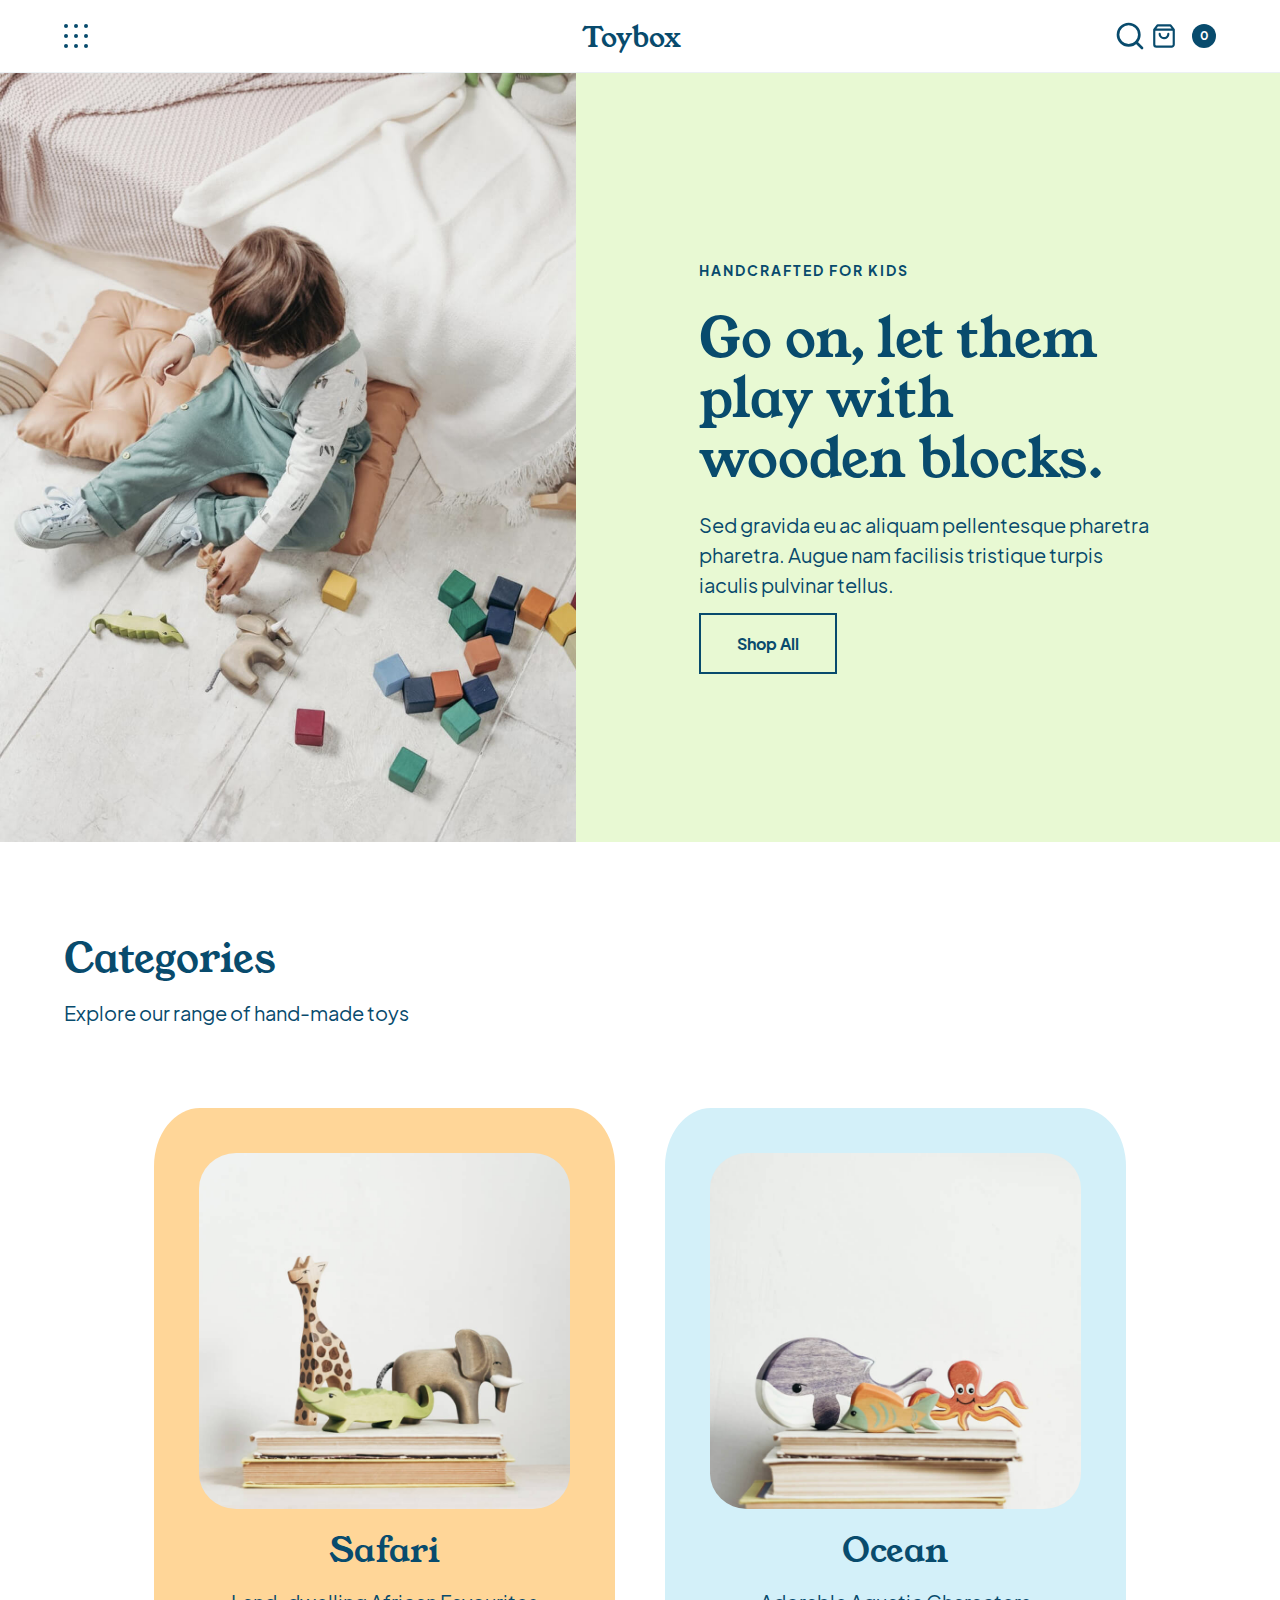
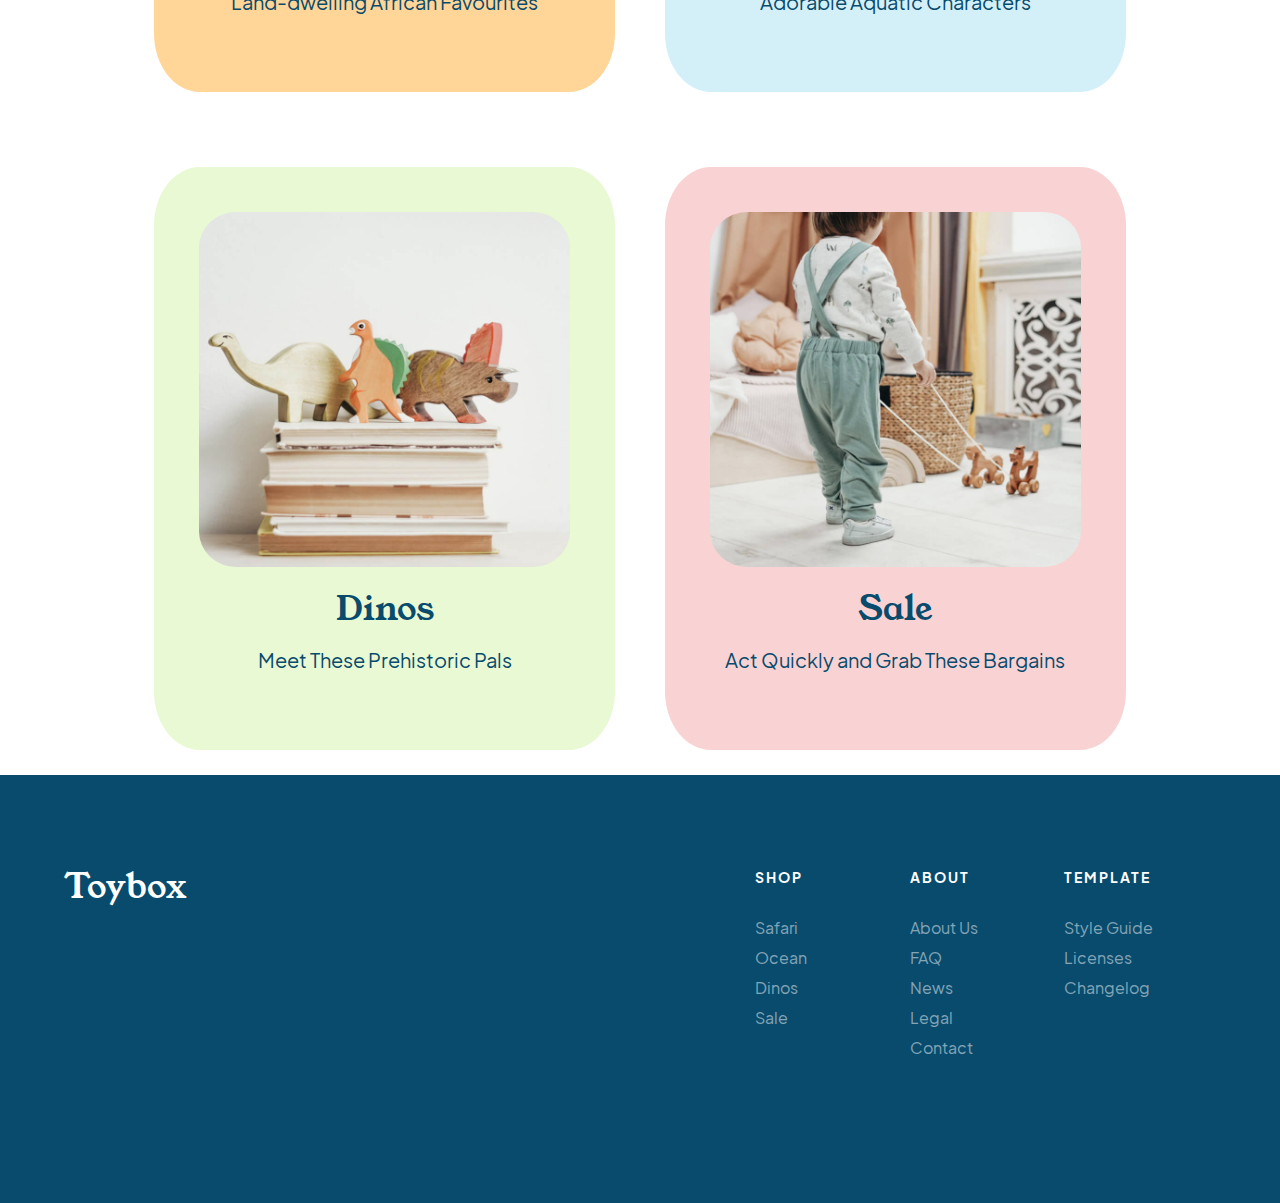
<file: index.html>
<!DOCTYPE html>
<html lang="en">
<head>
    <meta charset="UTF-8">
    <meta http-equiv="X-UA-Compatible" content="IE=edge">
    <meta name="viewport" content="width=device-width, initial-scale=1.0">
    <title>STARTER - Toybox Homepage</title>
    <link rel="stylesheet" href="./styles/styles.css">
</head>
<body>
    <a href="#mainContent" class="skip-link">Skip to main content.</a>

    <nav class="navBar">
        <div class="wrapper">

          <button class="menuIcon">
              <img src="./assets/menu-button.svg" alt="open slide-out navigation" class="menuIcon">
          </button>

          <a href="#" class="logo">
            <h1>Toybox</h1>
          </a>

          <div class="searchCart">
            <button class="menuIcon">
              <img src="./assets/search.svg" alt="search icon" class="searchIcon">
            </button>
            
            <a href="#" class="bag">
              <img src="./assets/shop-bag.svg" alt="shopping bag icon" class="bagIcon">
            </a>

            <div class="counter">
              <p class="smallCopy">0</p>
            </div> <!-- .counter END -->
          </div> <!-- .searchCart END -->

        </div> <!-- .wrapper END -->
      </nav> <!-- .navBar END -->
      <header>
        <div class="headerImgContainer wrapper">
            <img src="./assets/header-image.jpg" alt="A child in overalls playing with colourful wooden blocks on the floor">
        </div>

        <div class="headerContent wrapper">
            <div class="contentContainer">
                <h5>Handcrafted for kids</h5>
                <h3>Go on, let them play with wooden blocks.</h3>
                <p>Sed gravida eu ac aliquam pellentesque pharetra pharetra. Augue nam facilisis tristique turpis iaculis pulvinar tellus.</p>
                <a href="./shop.html" class="button">Shop All</a>
            </div>
        </div>
        
    </header>

    <main id ="#mainContent">
        <section class="categories" id="categories">
            <div class="wrapper">
                <h2>Categories</h2>
                <p>Explore our range of hand-made toys</p>
                <ul class="categoryGallery">
                    <li class="items itemOne">
                        <a href="">
                            <img src="./assets/safari-trio.jpg" alt="Hand-carved safari animal toys">
                            <h4>Safari</h4>
                            <p>Land-dwelling African Favourites</p>
                        </a>
                    </li>
                    <li class="items itemTwo">
                        <a href="">
                            <img src="./assets/ocean-trio.jpg" alt="A collection of ocean-themed animal toys">
                            <h4>Ocean</h4>
                            <p>Adorable Aquatic Characters</p>
                        </a>
                    </li>
                    <li class="items itemThree">
                        <a href="">
                            <img src="./assets/dino-trio.jpg" alt="Hand-carved dinosaur toys for kids">
                            <h4>Dinos</h4>
                            <p>Meet These Prehistoric Pals</p>
                        </a>
                    </li>
                    <li class="items itemFour">
                        <a href="">
                            <img src="./assets/sale.jpg" alt="A toddler pulling two wooden animals on wheels">
                            <h4>Sale</h4>
                            <p>Act Quickly and Grab These Bargains</p>
                        </a>
                    </li>
                </ul> <!-- .categoryGallery END-->
            </div> <!-- .wrapper END-->
        </section> <!-- .categories END-->
    </main>

    <footer id="footer">
        <div class="wrapper">
          <div class="footerFlexContainer">
            <a href="#" class="logo">
              <h4>Toybox</h4>
            </a>
            <div class="footerNav">
              <nav>
                <ul class="footerShop">
                  <!--discuss with designer whether nav menu headings should be links-->
                  <li> <h5>Shop</h5></li>
                  <li><a href="">Safari</a></li>
                  <li><a href="">Ocean</a></li>
                  <li><a href="">Dinos</a></li>
                  <li><a href="">Sale</a></li>
                </ul>
                <ul class="footerAbout">
                  <li><h5>About</h5></li>
                  <li><a href="">About Us</a></li>
                  <li><a href="">FAQ</a></li>
                  <li><a href="">News</a></li>
                  <li><a href="">Legal</a></li>
                  <li><a href="">Contact</a></li>
                </ul>
                <ul class="footerTemp">
                  <li><h5>Template</h5></li>
                  <li><a href="">Style Guide</a></li>
                  <li><a href="">Licenses</a></li>
                  <li><a href="">Changelog</a></li>
                </ul>
              </nav>
            </div> <!-- .footerNav END -->
          </div> <!-- .footerFlexContainer END-->
        </div> <!-- .wrapper END-->
      </footer>
</body>
</html>
</file>
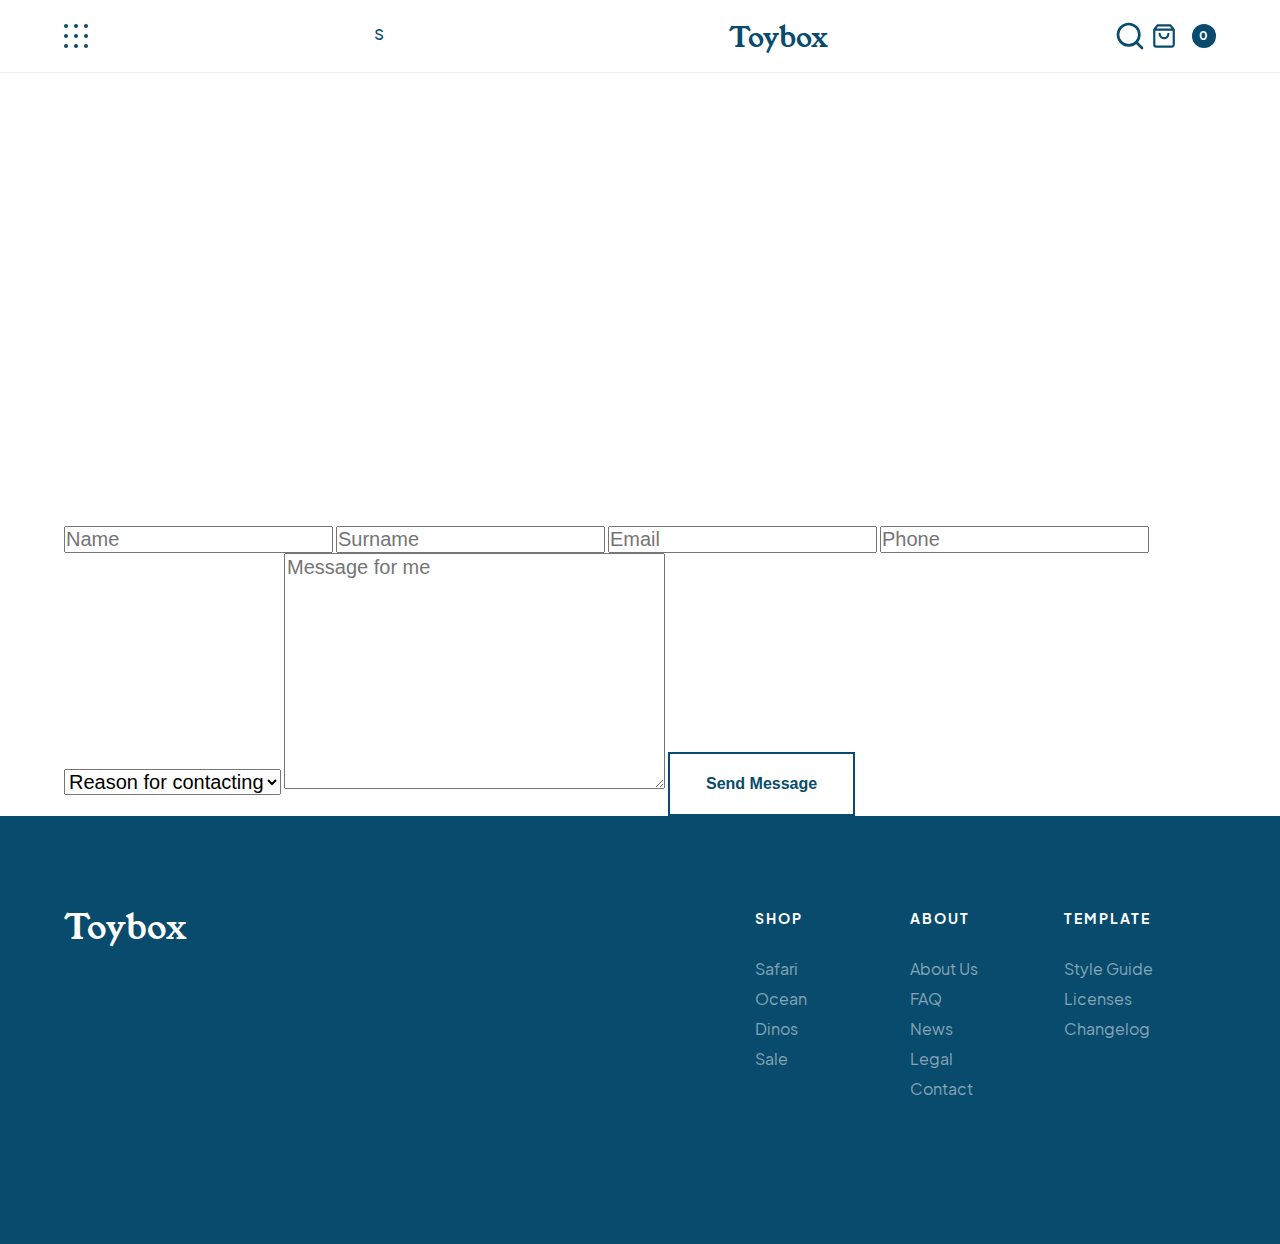
<file: contact.html>
<!DOCTYPE html>
<html lang="en">
<head>
    <meta charset="UTF-8">
    <meta http-equiv="X-UA-Compatible" content="IE=edge">
    <meta name="viewport" content="width=device-width, initial-scale=1.0">
    <title>Shop page - Toybox</title>
    <link rel="stylesheet" href="./styles/styles.css">
</head>
<body>
    <a href="#contactMainContent" class="skip-link">Skip to main content.</a>
    
    <nav class="navBar">
        <div class="wrapper">
    
            <button class="menuIcon">
                <img src="./assets/menu-button.svg" alt="open slide-out navigation" class="menuIcon">
            </button>
    s
            <a href="./index.html" class="logo">
                <h1>Toybox<span class="sr-only"> - Contact page</span></h1>
            </a>
    
            <div class="searchCart">
                <button class="menuIcon">
                    <img src="./assets/search.svg" alt="search icon" class="searchIcon">
                </button>
    
                <a href="#" class="bag">
                    <img src="./assets/shop-bag.svg" alt="shopping bag icon" class="bagIcon">
                </a>
    
                <div class="counter">
                    <p class="smallCopy">0</p>
                </div> 
            </div> 
    
        </div> 
    </nav> 

    <main id="contentMainContent" class="contentsMainContent">
        <section class="mapFrom">
            <div class="wrapper">
                <div class="mapContainer">
                <iframe src="https://www.google.com/maps/embed?pb=!1m18!1m12!1m3!1d27502.857639582686!2d-79.44288697537773!3d43.636846652478255!2m3!1f0!2f0!3f0!3m2!1i1024!2i768!4f13.1!3m3!1m2!1s0x882b34dc87fa67bd%3A0xe172d8fcbe1c5997!2sJuno%20College%20of%20Technology%20(formerly%20HackerYou)!5e0!3m2!1sen!2sca!4v1651181151648!5m2!1sen!2sca" width="600" height="450" style="border:0;" allowfullscreen="" loading="lazy" referrerpolicy="no-referrer-when-downgrade"></iframe></div>
                <div class="formContainer">
                    <form action="#" method="POST" class="contactForm" name="contactForm">
                        <label for="name" class="sr-only">Name</label>
                        <input type="text" id="name" placeholder="Name">
                   
                        <label for="surname" class="sr-only">Surname</label>
                        <input type="text" id="surname" placeholder="Surname">
                   
                        <label for="email" class="sr-only">Email</label>
                        <input type="email" id="email" placeholder="Email">
                   
                        <label for="phone" class="sr-only">Phone</label>
                        <input type="tel" id="phone" placeholder="Phone">
                   
                        <select name="reason" id="reason">
                            <option value="initial" disabled selected>Reason for contacting</option>
                            <option value="refund">Refund request</option>
                            <option value="status">Order status update</option>
                            <option value="praise">Praise!</option>
                            <option value="complaint">General concerns</option>
                        </select>
                   
                        <label for="message" class="sr-only">Message for me</label>
                        <textarea name="message" id="message" cols="30" rows="10" placeholder="Message for me"></textarea>
                   
                        <button>Send Message</button>
                    </form>
                </div>
            </div>
        </section>
        
    </main>
    

    <footer id="footer">
        <div class="wrapper">
            <div class="footerFlexContainer">
                <a href="./index.html" class="logo">
                    <h4>Toybox</h4>
                </a>
                <div class="footerNav">
                    <nav>
                        <ul class="footerShop">
                            <li>
                                <h5>Shop</h5>
                            </li>
                            <li>
                                <a href="">Safari</a>
                            </li>
                            <li>
                                <a href="">Ocean</a>
                            </li>
                            <li>
                                <a href="">Dinos</a>
                            </li>
                            <li>
                                <a href="">Sale</a>
                            </li>
                        </ul>
                        <ul class="footerAbout">
                            <li>
                                <h5>About</h5>
                            </li>
                            <li>
                                <a href="">About Us</a>
                            </li>
                            <li>
                                <a href="">FAQ</a>
                            </li>
                            <li>
                                <a href="">News</a>
                            </li>
                            <li>
                                <a href="">Legal</a>
                            </li>
                            <li>
                                <a href="">Contact</a>
                            </li>
                        </ul>
                        <ul class="footerTemp">
                            <li>
                                <h5>Template</h5>
                            </li>
                            <li>
                                <a href="">Style Guide</a>
                            </li>
                            <li>
                                <a href="">Licenses</a>
                            </li>
                            <li>
                                <a href="">Changelog</a>
                            </li>
                        </ul>
                    </nav>
                </div> 
            </div> 
        </div> 
    </footer>
</body>
</html>
</file>
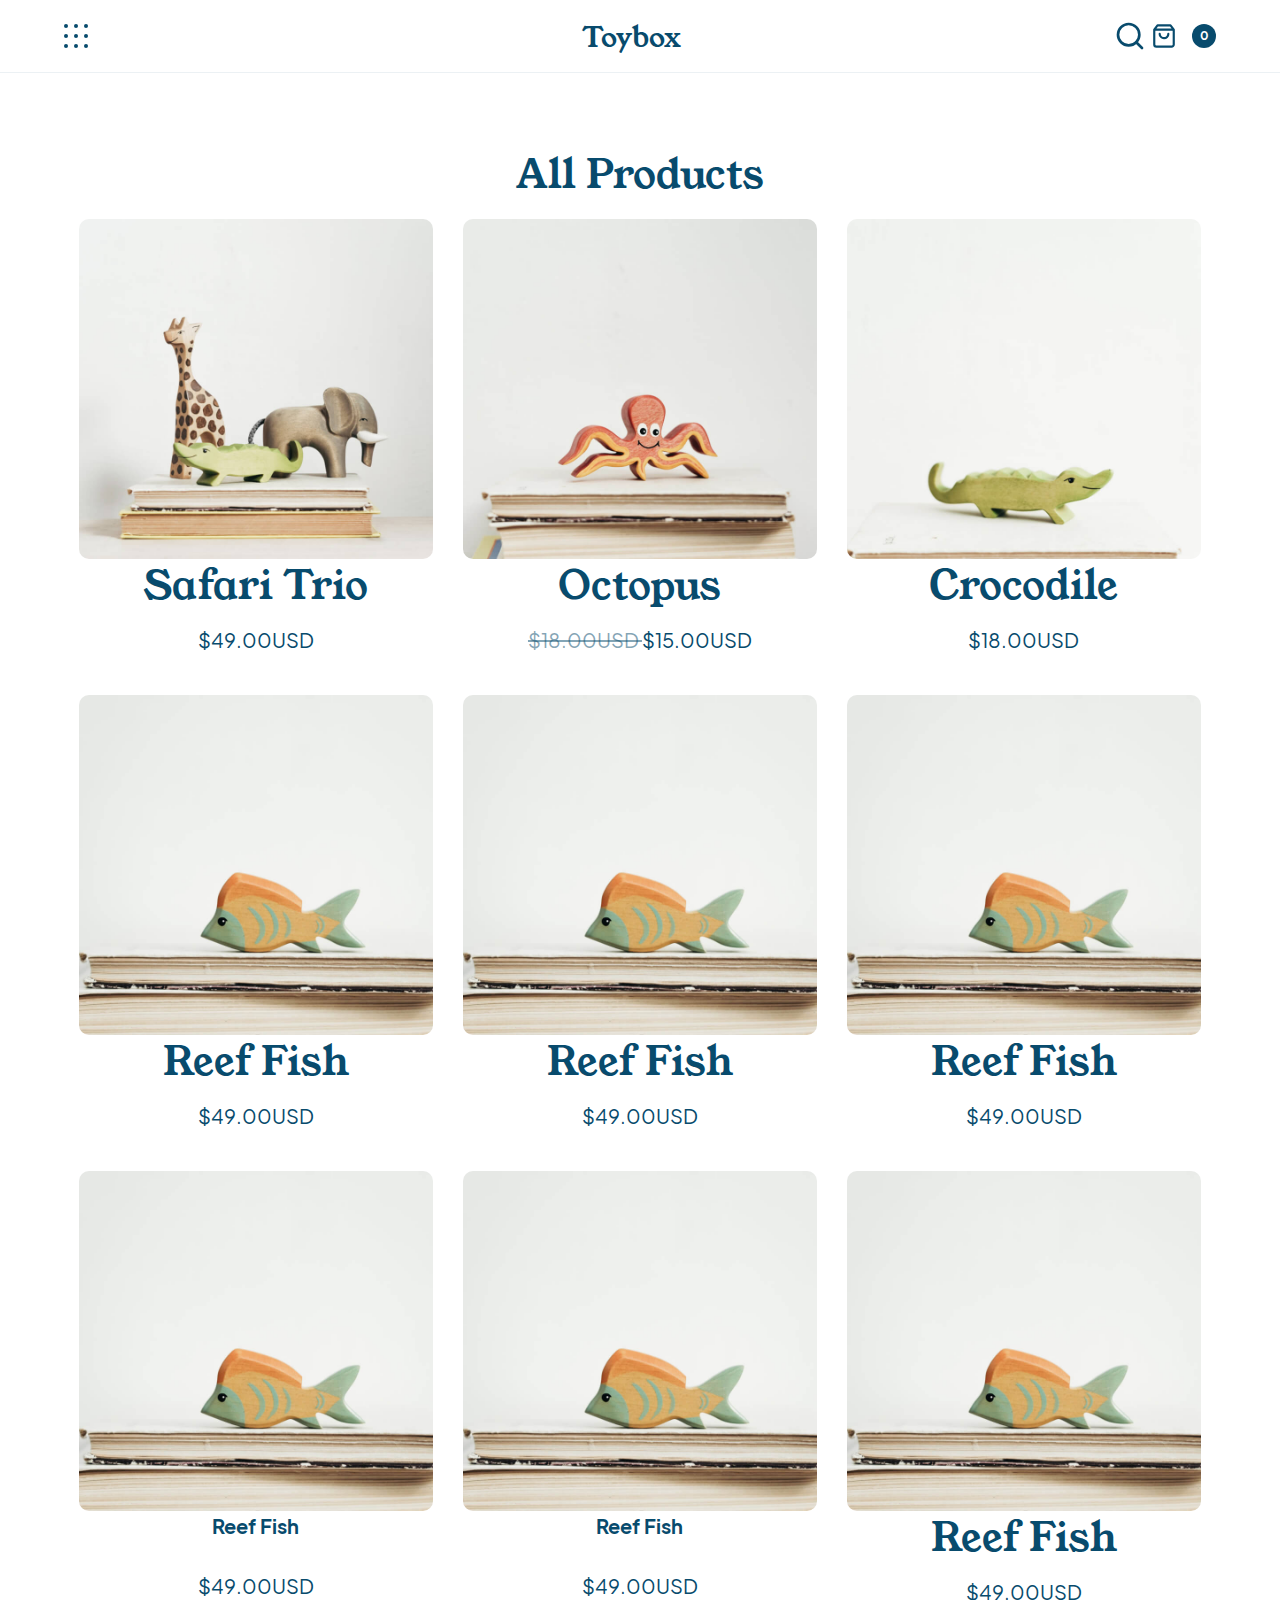
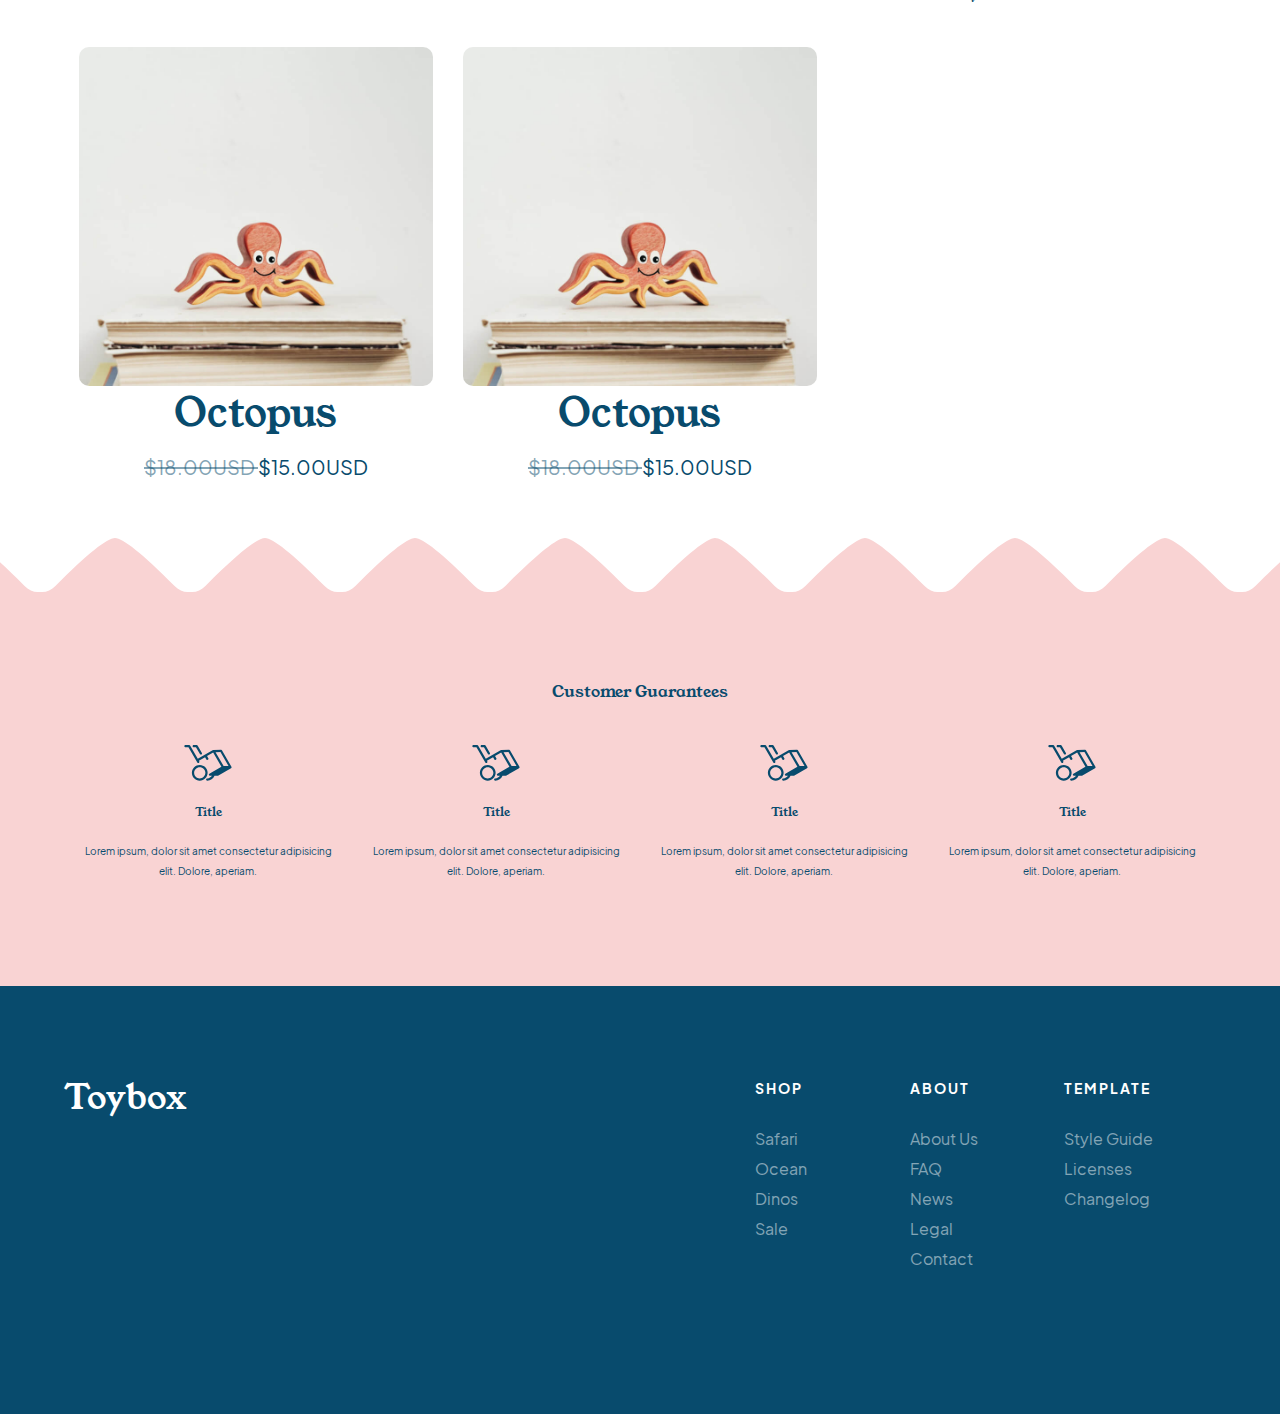
<file: shop.html>
<!DOCTYPE html>
<html lang="en">
<head>
    <meta charset="UTF-8">
    <meta http-equiv="X-UA-Compatible" content="IE=edge">
    <meta name="viewport" content="width=device-width, initial-scale=1.0">
    <title>Shop page - Toybox</title>
    <link rel="stylesheet" href="./styles/styles.css">
</head>
<body>
    <a href="#productsMainContent" class="skip-link">Skip to main content.</a>
    
    <nav class="navBar">
        <div class="wrapper">
    
            <button class="menuIcon">
                <img src="./assets/menu-button.svg" alt="open slide-out navigation" class="menuIcon">
            </button>
    
            <a href="./index.html" class="logo">
                <h1>Toybox<span class="sr-only"> - Shop page</span></h1>
            </a>
    
            <div class="searchCart">
                <button class="menuIcon">
                    <img src="./assets/search.svg" alt="search icon" class="searchIcon">
                </button>
    
                <a href="#" class="bag">
                    <img src="./assets/shop-bag.svg" alt="shopping bag icon" class="bagIcon">
                </a>
    
                <div class="counter">
                    <p class="smallCopy">0</p>
                </div> 
            </div> 
    
        </div> 
    </nav> 

    <main id="productsMainContent" class="productsMainContent">
        <section class="allProducts">
            <div class="wrapper">
                <h2>All Products</h2>
                <ul class="products">
                    <li>
                        <a href="">
                            <img src="./assets/safari-trio.jpg" alt="Hand-carved safari animal toys">
                            <!-- PLSFIXTHIS: popularProduct <p> should perhaps be updated to be an h3 -->
                            <h2 class="popularProduct">Safari Trio</h2>
                            <p class="price">$49.00USD</p>
                        </a>
                    </li>
                    <li>
                        <a href="">
                            <img src="./assets/octopus.jpg" alt="Wooden toy octopus">
                            <h2 class="popularProduct">Octopus</h2>
                            <p class="price discountedPrice">$18.00USD <span>$15.00USD</span></p>
                        </a>
                    </li>
                    <li>
                        <a href="">
                            <img src="./assets/crocodile.jpg" alt="Wooden toy crocodile">
                            <h2 class="popularProduct">Crocodile</h2>
                            <p class="price">$18.00USD</p>
                        </a>
                    </li>
                    <li>
                        <a href="">
                            <img src="./assets/reef-fish.jpg" alt="Hand-carved reef fish toy">
                            <h2 class="popularProduct">Reef Fish</h2>
                            <p class="price">$49.00USD</p>
                        </a>
                    </li>
                    <li>
                        <a href="">
                            <img src="./assets/reef-fish.jpg" alt="Hand-carved reef fish toy">
                            <h2 class="popularProduct">Reef Fish</h2>
                            <p class="price">$49.00USD</p>
                        </a>
                    </li>
                    <li>
                        <a href="">
                            <img src="./assets/reef-fish.jpg" alt="Hand-carved reef fish toy">
                            <h2 class="popularProduct">Reef Fish</h2>
                            <p class="price">$49.00USD</p>
                        </a>
                    </li>
                    <li>
                        <a href="">
                            <img src="./assets/reef-fish.jpg" alt="Hand-carved reef fish toy">
                            <p class="popularProduct">Reef Fish</p>
                            <p class="price">$49.00USD</p>
                        </a>
                    </li>
                    <li>
                        <a href="">
                            <img src="./assets/reef-fish.jpg" alt="Hand-carved reef fish toy">
                            <p class="popularProduct">Reef Fish</p>
                            <p class="price">$49.00USD</p>
                        </a>
                    </li>
                    <li>
                        <a href="">
                            <img src="./assets/reef-fish.jpg" alt="Hand-carved reef fish toy">
                            <h2 class="popularProduct">Reef Fish</h2>
                            <p class="price">$49.00USD</p>
                        </a>
                    </li>
                    <li>
                        <a href="">
                            <img src="./assets/octopus.jpg" alt="Wooden toy octopus">
                            <h2 class="popularProduct">Octopus</h2>
                            <p class="price discountedPrice">$18.00USD <span>$15.00USD</span></p>
                        </a>
                    </li>
                    <li>
                        <a href="">
                            <img src="./assets/octopus.jpg" alt="Wooden toy octopus">
                            <h2 class="popularProduct">Octopus</h2>
                            <p class="price discountedPrice">$18.00USD <span>$15.00USD</span></p>
                        </a>
                    </li>
                </ul>
            </div>
        </section>

        <section class="guarantees">
            <div class="wrapper">
                <h2>Customer Guarantees</h2>
                <ul>
                    <li>
                        <img src="./assets/dolly.svg" alt="">
                        <h3>Title</h3>
                        <p>Lorem ipsum, dolor sit amet consectetur adipisicing elit. Dolore, aperiam.</p>
                    </li>
                    <li>
                        <img src="./assets/dolly.svg" alt="">
                        <h3>Title</h3>
                        <p>Lorem ipsum, dolor sit amet consectetur adipisicing elit. Dolore, aperiam.</p>
                    </li>
                    <li>
                        <img src="./assets/dolly.svg" alt="">
                        <h3>Title</h3>
                        <p>Lorem ipsum, dolor sit amet consectetur adipisicing elit. Dolore, aperiam.</p>
                    </li>
                    <li>
                        <img src="./assets/dolly.svg" alt="">
                        <h3>Title</h3>
                        <p>Lorem ipsum, dolor sit amet consectetur adipisicing elit. Dolore, aperiam.</p>
                    </li>
                </ul>
            </div>
        </section>

    </main>
    

    <footer id="footer">
        <div class="wrapper">
            <div class="footerFlexContainer">
                <a href="./index.html" class="logo">
                    <h4>Toybox</h4>
                </a>
                <div class="footerNav">
                    <nav>
                        <ul class="footerShop">
                            <li>
                                <h5>Shop</h5>
                            </li>
                            <li>
                                <a href="">Safari</a>
                            </li>
                            <li>
                                <a href="">Ocean</a>
                            </li>
                            <li>
                                <a href="">Dinos</a>
                            </li>
                            <li>
                                <a href="">Sale</a>
                            </li>
                        </ul>
                        <ul class="footerAbout">
                            <li>
                                <h5>About</h5>
                            </li>
                            <li>
                                <a href="">About Us</a>
                            </li>
                            <li>
                                <a href="">FAQ</a>
                            </li>
                            <li>
                                <a href="">News</a>
                            </li>
                            <li>
                                <a href="">Legal</a>
                            </li>
                            <li>
                                <a href="">Contact</a>
                            </li>
                        </ul>
                        <ul class="footerTemp">
                            <li>
                                <h5>Template</h5>
                            </li>
                            <li>
                                <a href="">Style Guide</a>
                            </li>
                            <li>
                                <a href="">Licenses</a>
                            </li>
                            <li>
                                <a href="">Changelog</a>
                            </li>
                        </ul>
                    </nav>
                </div> 
            </div> 
        </div> 
    </footer>
</body>
</html>
</file>
<file: styles/styles.css>
/* _variables.scss */
/* site fonts */
/* if we set our root element font-size to 125%, then 1 rem = 20px */
/* site colours */
html {
  line-height: 1.15;
  -ms-text-size-adjust: 100%;
  -webkit-text-size-adjust: 100%;
}

body {
  margin: 0;
}

article, aside, footer, header, nav, section {
  display: block;
}

h1 {
  font-size: 2em;
  margin: 0.67em 0;
}

figcaption, figure, main {
  display: block;
}

figure {
  margin: 1em 40px;
}

hr {
  -webkit-box-sizing: content-box;
          box-sizing: content-box;
  height: 0;
  overflow: visible;
}

pre {
  font-family: monospace, monospace;
  font-size: 1em;
}

a {
  background-color: transparent;
  -webkit-text-decoration-skip: objects;
}

abbr[title] {
  border-bottom: none;
  text-decoration: underline;
  -webkit-text-decoration: underline dotted;
          text-decoration: underline dotted;
}

b, strong {
  font-weight: inherit;
}

b, strong {
  font-weight: bolder;
}

code, kbd, samp {
  font-family: monospace, monospace;
  font-size: 1em;
}

dfn {
  font-style: italic;
}

mark {
  background-color: #ff0;
  color: #000;
}

small {
  font-size: 80%;
}

sub, sup {
  font-size: 75%;
  line-height: 0;
  position: relative;
  vertical-align: baseline;
}

sub {
  bottom: -0.25em;
}

sup {
  top: -0.5em;
}

audio, video {
  display: inline-block;
}

audio:not([controls]) {
  display: none;
  height: 0;
}

img {
  border-style: none;
}

svg:not(:root) {
  overflow: hidden;
}

button, input, optgroup, select, textarea {
  font-family: sans-serif;
  font-size: 100%;
  line-height: 1.15;
  margin: 0;
}

button, input {
  overflow: visible;
}

button, select {
  text-transform: none;
}

button, html [type=button], [type=reset], [type=submit] {
  -webkit-appearance: button;
}

button::-moz-focus-inner, [type=button]::-moz-focus-inner, [type=reset]::-moz-focus-inner, [type=submit]::-moz-focus-inner {
  border-style: none;
  padding: 0;
}

button:-moz-focusring, [type=button]:-moz-focusring, [type=reset]:-moz-focusring, [type=submit]:-moz-focusring {
  outline: 1px dotted ButtonText;
}

fieldset {
  padding: 0.35em 0.75em 0.625em;
}

legend {
  -webkit-box-sizing: border-box;
          box-sizing: border-box;
  color: inherit;
  display: table;
  max-width: 100%;
  padding: 0;
  white-space: normal;
}

progress {
  display: inline-block;
  vertical-align: baseline;
}

textarea {
  overflow: auto;
}

[type=checkbox], [type=radio] {
  -webkit-box-sizing: border-box;
          box-sizing: border-box;
  padding: 0;
}

[type=number]::-webkit-inner-spin-button, [type=number]::-webkit-outer-spin-button {
  height: auto;
}

[type=search] {
  -webkit-appearance: textfield;
  outline-offset: -2px;
}

[type=search]::-webkit-search-cancel-button, [type=search]::-webkit-search-decoration {
  -webkit-appearance: none;
}

::-webkit-file-upload-button {
  -webkit-appearance: button;
  font: inherit;
}

details, menu {
  display: block;
}

summary {
  display: list-item;
}

canvas {
  display: inline-block;
}

template {
  display: none;
}

[hidden] {
  display: none;
}

* {
  -webkit-box-sizing: border-box;
  box-sizing: border-box;
}

.sr-only {
  position: absolute;
  width: 1px;
  height: 1px;
  margin: -1px;
  border: 0;
  padding: 0;
  white-space: nowrap;
  -webkit-clip-path: inset(100%);
          clip-path: inset(100%);
  clip: rect(0 0 0 0);
  overflow: hidden;
}

/* import Jakarta Sans font */
@font-face {
  font-family: "Jakarta Sans";
  src: url("../fonts/PlusJakarta_Sans-2.5/webfonts/PlusJakartaSans-Regular.woff"), url("../fonts/PlusJakarta_Sans-2.5/static/PlusJakartaSans-Regular.ttf"), url("../fonts/PlusJakarta_Sans-2.5/webfonts/PlusJakartaSans-Regular.woff2");
  font-weight: normal;
}
/* import Jakarta Sans font in bold */
@font-face {
  font-family: "Jakarta Sans";
  src: url("../fonts/PlusJakarta_Sans-2.5/webfonts/PlusJakartaSans-Bold.woff"), url(../fonts/PlusJakarta_Sans-2.5/webfonts/PlusJakartaSans-Bold.woff2), url(../fonts/PlusJakarta_Sans-2.5/static/PlusJakartaSans-Bold.ttf);
  font-weight: bold;
}
/* import Young Serif font */
@font-face {
  font-family: "Young Serif";
  src: url("../fonts/youngserif/YoungSerif-Regular.otf");
}
/* _typography.scss */
html {
  font-size: 125%;
}

body {
  font-family: "Jakarta Sans";
  font-size: 1rem;
  color: #084b6d;
}

h1, h2, h3, h4, blockquote {
  font-family: "Young Serif";
  font-weight: normal;
  color: #084b6d;
  margin: 0;
}

h1 {
  font-size: 1.4rem;
}

h2 {
  font-size: 2rem;
  line-height: 2.4rem;
  margin-bottom: 18px;
}

h3 {
  font-size: 2.7rem;
  line-height: 3rem;
  margin-bottom: 24px;
}

h4 {
  font-size: 1.7rem;
  line-height: 2rem;
  margin-bottom: 18px;
}

h5 {
  font-size: 0.7rem;
  font-weight: bold;
  line-height: 1.2rem;
  letter-spacing: 0.1rem;
  text-transform: uppercase;
  margin: 0 0 24px 0;
}

p {
  line-height: 1.5rem;
  margin: 0 0 30px 0;
}
p.smallCopy {
  font-size: 0.6rem;
  line-height: 1.2rem;
  font-weight: bold;
  margin: 0;
}

ul, li, a, input {
  padding: 0;
  margin: 0;
}

ul {
  list-style: none;
}

a {
  text-decoration: none;
  color: inherit;
  cursor: pointer;
  -webkit-transition: 0.3s;
  transition: 0.3s;
}

/* _baseStyles.scss */
.wrapper {
  max-width: 1260px;
  width: 90%;
  margin: 0 auto;
}

/* _baseStyles.scss */
button {
  color: #084b6d;
  background-color: transparent;
  padding: 18px 36px;
  border: 2px solid #084b6d;
  font-size: 0.8rem;
  font-weight: bold;
  line-height: 1.2rem;
  text-align: center;
  cursor: pointer;
  -webkit-transition: 0.3s;
  transition: 0.3s;
  /* style the button in the main nav menu to look just like an icon */
}
button:hover {
  background-color: #084b6d;
  color: #fff;
}
button:focus {
  background-color: #084b6d;
  color: #fff;
}
button.secondary {
  background-color: transparent;
  border-color: #fff;
  color: #fff;
  padding: 8px 12px;
}
button.secondary:hover {
  background-color: #fff;
  color: #084b6d;
}
button.secondary:focus {
  background-color: #fff;
  color: #084b6d;
}
button.solid {
  color: #fff;
  background-color: #084b6d;
}
button.solid:hover {
  color: #084b6d;
  background-color: #fff;
}
button.menuIcon {
  display: inherit;
  padding: 0;
  border: none;
}
button.menuIcon:hover {
  background-color: transparent;
}
button.menuIcon:focus {
  background-color: transparent;
}

a.button {
  color: #084b6d;
  background-color: transparent;
  padding: 18px 36px;
  border: 2px solid #084b6d;
  font-size: 0.8rem;
  font-weight: bold;
  line-height: 1.2rem;
  text-align: center;
  -webkit-transition: 0.3s;
  transition: 0.3s;
}
a.button:hover {
  background-color: #084b6d;
  color: #fff;
}
a.button:focus {
  background-color: #084b6d;
  color: #fff;
}

img {
  max-width: 100%;
  display: block;
}

/* _nav.scss */
.navBar {
  position: sticky;
  top: 0;
  z-index: 10;
  border-bottom: 1px solid rgba(8, 75, 109, 0.08);
  background-color: #fff;
}
.navBar .wrapper {
  display: -webkit-box;
  display: -ms-flexbox;
  display: flex;
  -webkit-box-pack: justify;
      -ms-flex-pack: justify;
          justify-content: space-between;
  padding: 20px 0;
}
.navBar .searchCart {
  display: -webkit-box;
  display: -ms-flexbox;
  display: flex;
}
.navBar .searchCart .searchIcon,
.navBar .searchCart .bag {
  margin-right: 15px;
}
.navBar a {
  display: -webkit-box;
  display: -ms-flexbox;
  display: flex;
}
.navBar .logo {
  margin-left: 60px;
}
.navBar .counter {
  display: -webkit-box;
  display: -ms-flexbox;
  display: flex;
  -webkit-box-align: center;
      -ms-flex-align: center;
          align-items: center;
}
.navBar .counter p {
  width: 24px;
  height: 24px;
  background-color: #084b6d;
  color: #fff;
  text-align: center;
  border-radius: 50%;
}

.slideOutNav {
  padding: 35px 50px;
  border-right: 1px solid #d3f0f9;
  width: 100%;
  max-width: 506px;
  height: 100vh;
  background-color: #084b6d;
  color: #fff;
  display: -webkit-box;
  display: -ms-flexbox;
  display: flex;
  -webkit-box-orient: vertical;
  -webkit-box-direction: normal;
      -ms-flex-direction: column;
          flex-direction: column;
  position: fixed;
  top: 0;
  left: -506px;
  z-index: 20;
  -webkit-transition: 0.75s;
  transition: 0.75s;
}
.slideOutNav .buttonContainer {
  display: -webkit-box;
  display: -ms-flexbox;
  display: flex;
  -webkit-box-pack: end;
      -ms-flex-pack: end;
          justify-content: flex-end;
}
.slideOutNav .buttonContainer button {
  padding: 10px 0 10px 20px;
}

.slideOutNav {
  /* previous slideOutNav styles here */
}
.slideOutNav .mainMenu a {
  font-family: "Young Serif";
  font-size: 1.6rem;
  line-height: 2.5rem;
  color: white;
}
.slideOutNav .mainMenu a:hover {
  color: rgba(255, 255, 255, 0.5);
}
.slideOutNav .mainMenu a:focus {
  color: rgba(255, 255, 255, 0.5);
}

header {
  background-color: #e8f9d3;
  margin-bottom: 90px;
  display: -webkit-box;
  display: -ms-flexbox;
  display: flex;
  -webkit-box-align: center;
      -ms-flex-align: center;
          align-items: center;
  -ms-flex-wrap: wrap;
      flex-wrap: wrap;
}
header .headerImgContainer {
  width: 45%;
}
header .headerImgContainer img {
  max-width: 100%;
  vertical-align: middle;
}
header .headerContent {
  width: 55%;
  color: #084b6d;
}
header .headerContent .contentContainer {
  margin: 0 auto;
  width: 65%;
}

footer {
  background-color: #084b6d;
  color: #fff;
  padding: 90px 0 50px 0;
}
footer .footerFlexContainer {
  display: -webkit-box;
  display: -ms-flexbox;
  display: flex;
  -webkit-box-pack: justify;
      -ms-flex-pack: justify;
          justify-content: space-between;
  margin-bottom: 90px;
}
footer .footerFlexContainer h4 {
  color: #fff;
}
footer .footerNav {
  width: 40%;
}
footer .footerNav nav {
  display: -webkit-box;
  display: -ms-flexbox;
  display: flex;
  -webkit-box-pack: justify;
      -ms-flex-pack: justify;
          justify-content: space-between;
}
footer .footerNav nav ul {
  width: 33%;
}
footer .footerNav nav a {
  color: rgba(255, 255, 255, 0.5);
  font-size: 0.8rem;
  line-height: 1.5rem;
}
footer .footerNav nav a:hover {
  color: white;
}
footer .footerNav nav a:focus {
  color: white;
}

/* _sections.scss */
.categoryGallery {
  display: -webkit-box;
  display: -ms-flexbox;
  display: flex;
  -webkit-box-pack: center;
      -ms-flex-pack: center;
          justify-content: center;
  -ms-flex-wrap: wrap;
      flex-wrap: wrap;
  text-align: center;
  width: 100%;
}
.categoryGallery .items {
  padding: 45px;
  margin: 50px 25px 25px;
  border-radius: 10%;
  width: 40%;
  display: -webkit-box;
  display: -ms-flexbox;
  display: flex;
  -webkit-box-orient: vertical;
  -webkit-box-direction: normal;
      -ms-flex-direction: column;
          flex-direction: column;
  -webkit-box-align: center;
      -ms-flex-align: center;
          align-items: center;
}
.categoryGallery .items img {
  width: 100%;
  border-radius: 10%;
  margin: 0 auto 20px auto;
}
.categoryGallery .itemOne {
  background-color: #ffd698;
}
.categoryGallery .itemTwo {
  background-color: #d3f0f9;
}
.categoryGallery .itemThree {
  background-color: #e8f9d3;
}
.categoryGallery .itemFour {
  background-color: #f9d3d3;
}

.productsMainContent section {
  padding: 75px 0;
}
.productsMainContent h2 {
  text-align: center;
}
.productsMainContent .products {
  display: -webkit-box;
  display: -ms-flexbox;
  display: flex;
  -ms-flex-wrap: wrap;
      flex-wrap: wrap;
}
.productsMainContent .products li {
  -ms-flex-preferred-size: calc(33.3333333333% - 30px);
      flex-basis: calc(33.3333333333% - 30px);
  margin: 5px 15px;
  text-align: center;
}
.productsMainContent .products img {
  border-radius: 10px;
}
.productsMainContent .popularProduct {
  font-weight: bold;
}
.productsMainContent .discountedPrice {
  text-decoration: line-through;
  color: rgba(8, 75, 109, 0.5);
}
.productsMainContent .discountedPrice span {
  display: inline-block;
  text-decoration: none;
  color: #084b6d;
}

.guarantees {
  background-color: #f9d3d3;
  position: relative;
}
.guarantees h2 {
  font-size: 0.8rem;
}
.guarantees h3 {
  font-size: 0.6rem;
  margin: 0;
}
.guarantees p {
  font-size: 0.5rem;
  line-height: 1rem;
}
.guarantees::before {
  content: "";
  background-image: url(../assets/wave-3.svg);
  background-color: #f9d3d3;
  background-position: top center;
  background-size: 1500px 60px;
  background-repeat: repeat-x;
  position: absolute;
  height: 3rem;
  left: 0;
  right: 0;
  top: -60px;
}
.guarantees ul {
  display: -webkit-box;
  display: -ms-flexbox;
  display: flex;
}
.guarantees ul li {
  margin: 0 20px;
  width: calc(25% - 40px);
  display: -webkit-box;
  display: -ms-flexbox;
  display: flex;
  -webkit-box-orient: vertical;
  -webkit-box-direction: normal;
      -ms-flex-direction: column;
          flex-direction: column;
  -webkit-box-align: center;
      -ms-flex-align: center;
          align-items: center;
  text-align: center;
}

@impo @import "./partials/mediaquery";
.skip-link {
  position: absolute;
  left: -1000px;
  top: 5px;
  z-index: 999;
  background: white;
  color: black;
}

.skip-link:focus {
  left: 0;
}
</file>
